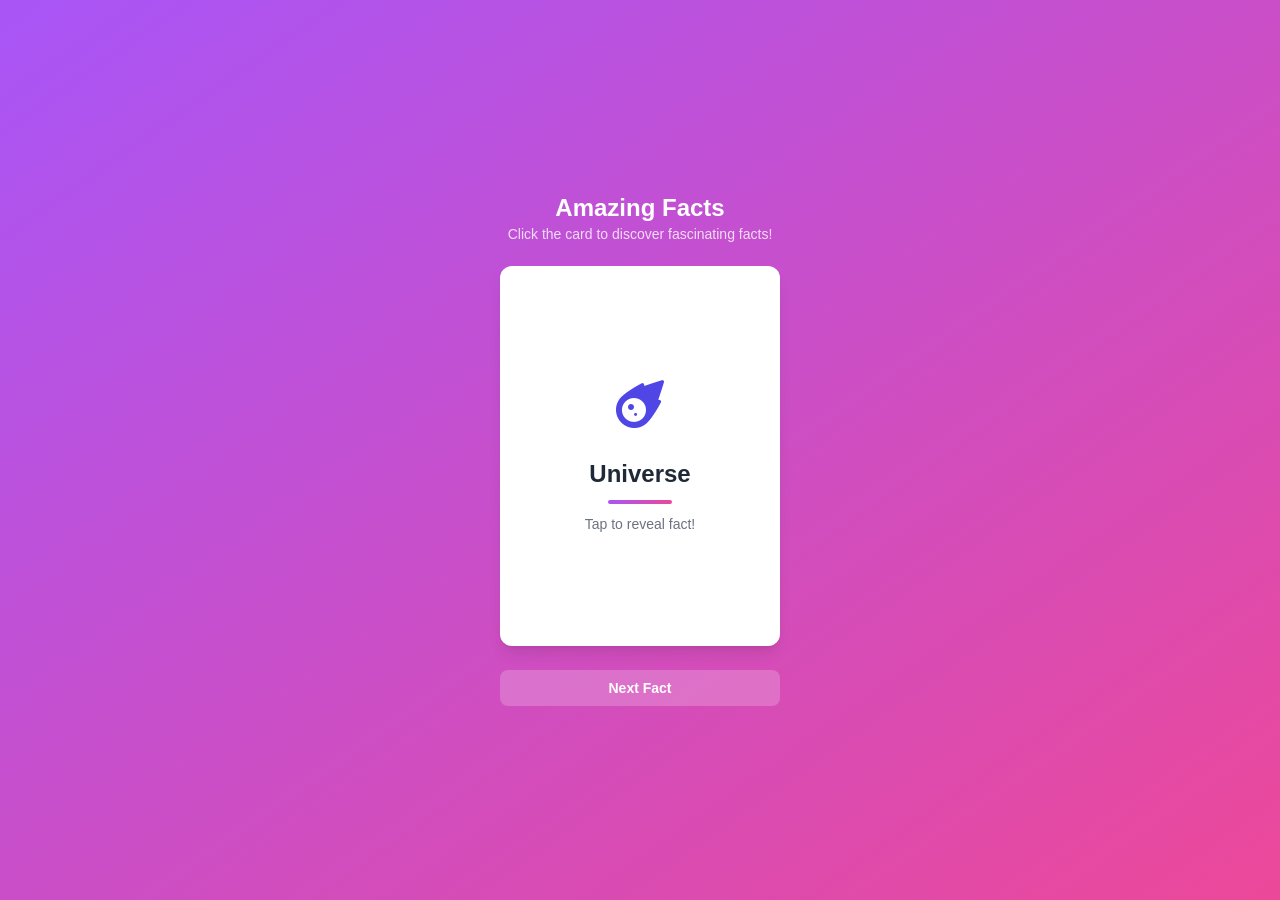
<file: index.html>
<!DOCTYPE html>
<html lang="en">
<head>
  <meta charset="UTF-8">
  <meta name="viewport" content="width=device-width, initial-scale=1.0">
  <link rel="stylesheet" href="https://cdnjs.cloudflare.com/ajax/libs/font-awesome/6.0.0-beta3/css/all.min.css">
  <title>Trivio</title>
  <link rel="stylesheet" href="style.css">
  <link rel="icon" href="media/icon.png">
</head>
<body>
  <div class="container">
    <div class="header">
      <h1 class="title">Amazing Facts</h1>
      <p class="subtitle">Click the card to discover fascinating facts!</p>
    </div>
    <div class="card-container" id="card-container">
      <div class="card" id="card"></div>
    </div>
    <button id="next-button" class="next-button">Next Fact</button>
  </div>
  <script src="script.js"></script>
</body>
</html>
</file>
<file: style.css>
* {
    margin: 0;
    padding: 0;
    box-sizing: border-box;
  }
  
  body {
    font-family: -apple-system, BlinkMacSystemFont, 'Segoe UI', Roboto, sans-serif;
    min-height: 100vh;
    background: linear-gradient(to bottom right, #a855f7, #ec4899);
    display: flex;
    align-items: center;
    justify-content: center;
    padding: 1rem;
  }
  
  .container {
    max-width: 20rem;
    width: 100%;
  }
  
  .header {
    text-align: center;
    margin-bottom: 1.5rem;
  }
  
  .title {
    font-size: 1.5rem;
    font-weight: bold;
    color: white;
    display: flex;
    align-items: center;
    justify-content: center;
    gap: 0.5rem;
  }
  
  .icon-placeholder {
    width: 1.5rem;
    height: 1.5rem;
    background-color: rgba(255, 255, 255, 0.5);
    border-radius: 4px;
  }
  
  .subtitle {
    color: rgba(255, 255, 255, 0.8);
    margin-top: 0.25rem;
    font-size: 0.875rem;
  }
  
  .card-container {
    perspective: 1000px;
    cursor: pointer;
    margin: 0 auto;
    width: 280px;
    height: 380px;
  }
  
  .card {
    position: relative;
    width: 100%;
    height: 100%;
    transition: transform 700ms, opacity 300ms;
    transform-style: preserve-3d;
    opacity: 1;
  }
  
  .card.flipped {
    transform: rotateY(180deg);
  }
  
  .card.fade-out {
    opacity: 0;
  }
  
  .card-front,
  .card-back {
    position: absolute;
    width: 100%;
    height: 100%;
    background-color: white;
    border-radius: 0.75rem;
    box-shadow: 0 10px 15px -3px rgba(0, 0, 0, 0.1), 0 4px 6px -2px rgba(0, 0, 0, 0.05);
    padding: 1.5rem;
    backface-visibility: hidden;
  }
  
  .card-front {
    display: flex;
    flex-direction: column;
    align-items: center;
    justify-content: center;
  }
  
  .card-back {
    display: flex;
    align-items: center;
    justify-content: center;
    padding: 2rem;
    transform: rotateY(180deg);
  }
  
  .icon-lg {
    font-size: 3rem;
    color: #4f46e5; /* Default icon color */
    margin-bottom: 1rem;
  }
  
  .icon-placeholder {
    font-size: 1.5rem;
    color: rgba(255, 255, 255, 0.8);
  }
  
  .icon-space {
    background-color: #4f46e5;
  }
  
  .icon-ocean {
    background-color: #2563eb;
  }
  
  .icon-brain {
    background-color: #db2777;
  }
  
  .icon-earth {
    background-color: #16a34a;
  }
  
  .icon-universe {
    background-color: #9333ea;
  }
  
  .icon-animals {
    background-color: #dc2626;
  }
  
  .card-topic {
    font-size: 1.5rem;
    font-weight: bold;
    color: #1f2937;
    margin-top: 1rem;
  }
  
  .card-divider {
    width: 4rem;
    height: 0.25rem;
    background: linear-gradient(to right, #a855f7, #ec4899);
    border-radius: 9999px;
    margin-top: 0.75rem;
  }
  
  .card-hint {
    font-size: 0.875rem;
    color: #6b7280;
    margin-top: 0.75rem;
  }
  
  .card-content {
    font-size: 1.125rem;
    text-align: center;
    font-weight: 500;
    color: #1f2937;
  }
  
  .next-button {
    margin-top: 1.5rem;
    width: 100%;
    max-width: 280px;
    margin-left: auto;
    margin-right: auto;
    display: block;
    background-color: rgba(255, 255, 255, 0.2);
    color: white;
    font-weight: 600;
    padding: 0.625rem 1.5rem;
    border-radius: 0.5rem;
    transition: background-color 150ms;
    border: none;
    cursor: pointer;
    font-size: 0.875rem;
  }
  
  .next-button:hover {
    background-color: rgba(255, 255, 255, 0.3);
  }
</file>
